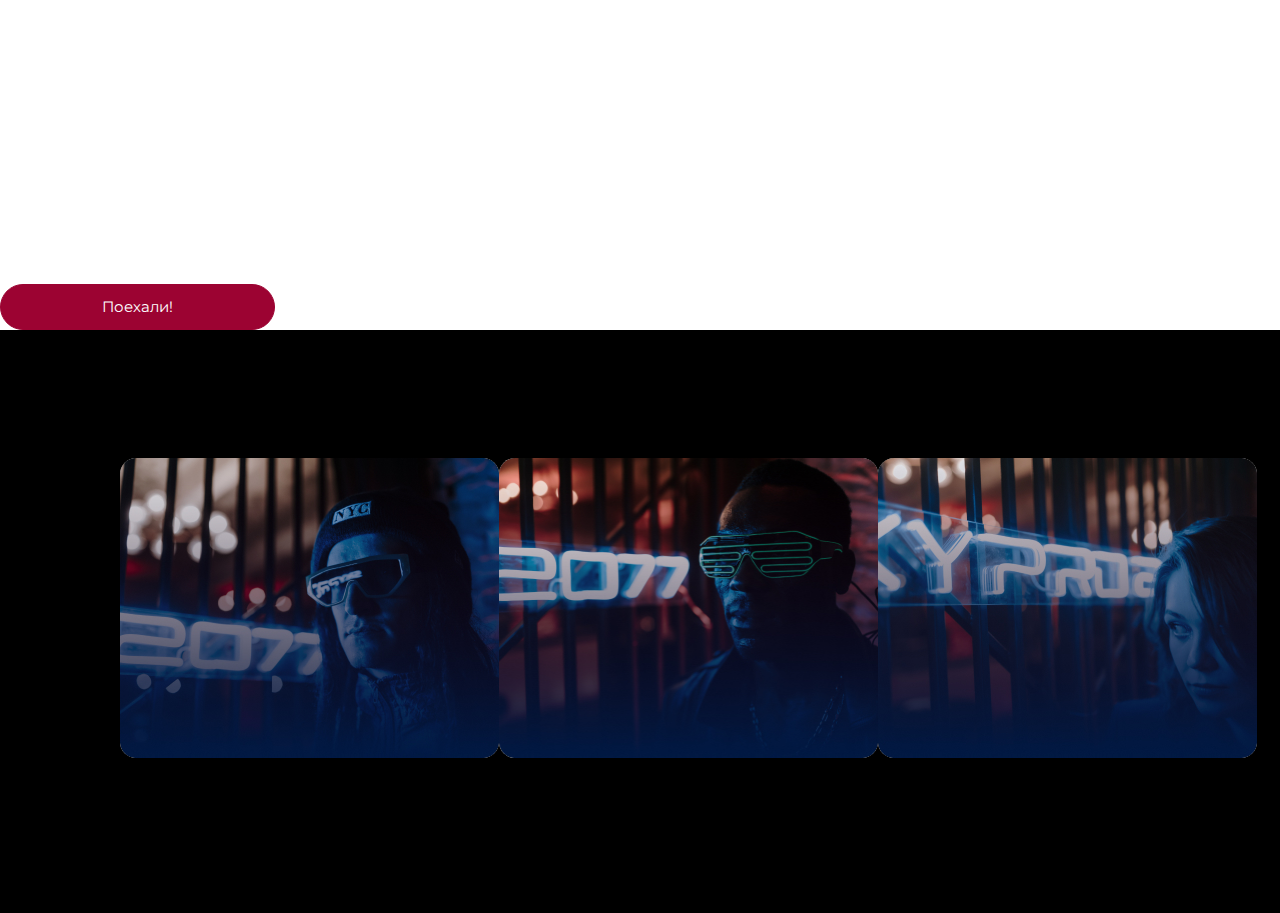
<file: hw1/index.html>
<!DOCTYPE html>
<html lang="en">
<head>
    <meta charset="UTF-8">
    <meta name="viewport" content="width=device-width, initial-scale=1.0">
    <title>Document</title>
        <link rel="preconnect" href="https://fonts.googleapis.com">
    <link rel="preconnect" href="https://fonts.gstatic.com" crossorigin>
    <link href="https://fonts.googleapis.com/css2?family=Montserrat:wght@400;500;600&display=swap" rel="stylesheet">
    <link rel="stylesheet" href="style.css">
</head>

<body>
       <section class="top__content" >
            <h1 class="title">Добро пожаловать на мой сайт !</h1>
            <p class="top__text">
                Вам предстоит пройти несколько увлекательных игр. Если готов нажимай поехали и приступай
            </p>
            <button class="button">Поехали!</button>
       </section>
   

        <div class="product-content">
            <div class="product">
            <img src="image/game1.jpg" alt="" class="product__img">
            <h3 class="product__heading">Игра 1</h3>
            
            </div>
            
      

            <div class="product">
            <img src="image/game2.jpg" alt="" class="product__img">
            <h3 class="product__heading">Игра 2</h3>
            
            </div>
            
       
          
            <div class="product">
            <img src="image/game3.jpg" alt="Комод" class="product__img">
            <h3 class="product__heading">Игра 3</h3>
           
            </div>
        </div>


    </section>
    
   
          
           
    
    

</body>
</html>
</file>
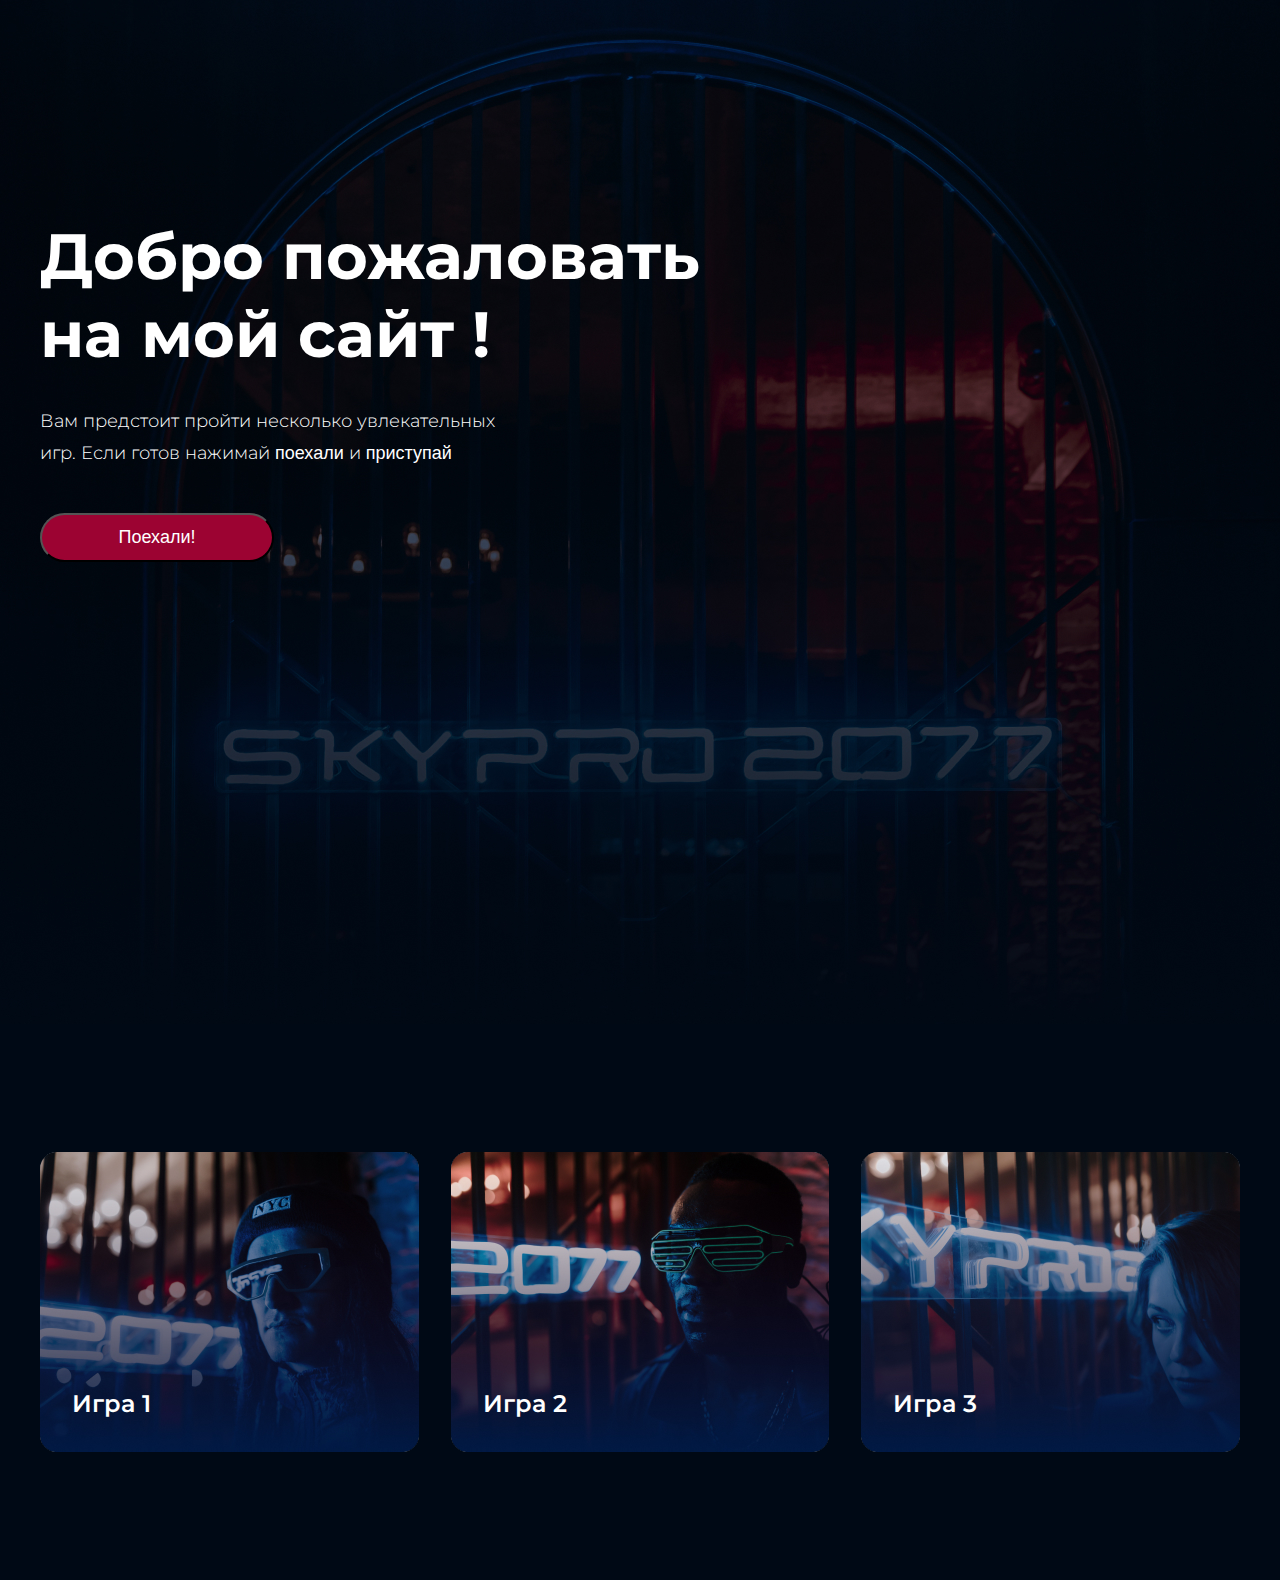
<file: hw3/index 2.html>
<!DOCTYPE html>
<html lang="en">
<head>
    <meta charset="UTF-8">
    <meta name="viewport" content="width=device-width, initial-scale=1.0">
    <title>Document</title>
        <link rel="preconnect" href="https://fonts.googleapis.com">
    <link rel="preconnect" href="https://fonts.gstatic.com" crossorigin>
    <link href="https://fonts.googleapis.com/css2?family=Montserrat:wght@400;500;600&display=swap" rel="stylesheet">
    <link rel="stylesheet" href="style.css">
</head>

<body>

    
    <section class="top center">
        <h1 class="header">Добро пожаловать <br />
             на мой сайт !
        </h1>
        <p class="text">
            Вам предстоит пройти несколько увлекательных игр. Если готов нажимай <b class="link">поехали</b> и <b class="link">приступай</b>
        </p>
        
            <button class="button">Поехали!</button>

    
      
           

    </section>
 
     <section class="games center">
        <a href="#" class="game game-1"><div class="game__name">Игра 1</div></a>
        <a href="#" class="game game-2"><div class="game__name">Игра 2</div></a> 
        <a href="#" class="game game-3"><div class="game__name">Игра 3</div></a>
    </section>

       


    

</body>
</html>
</file>
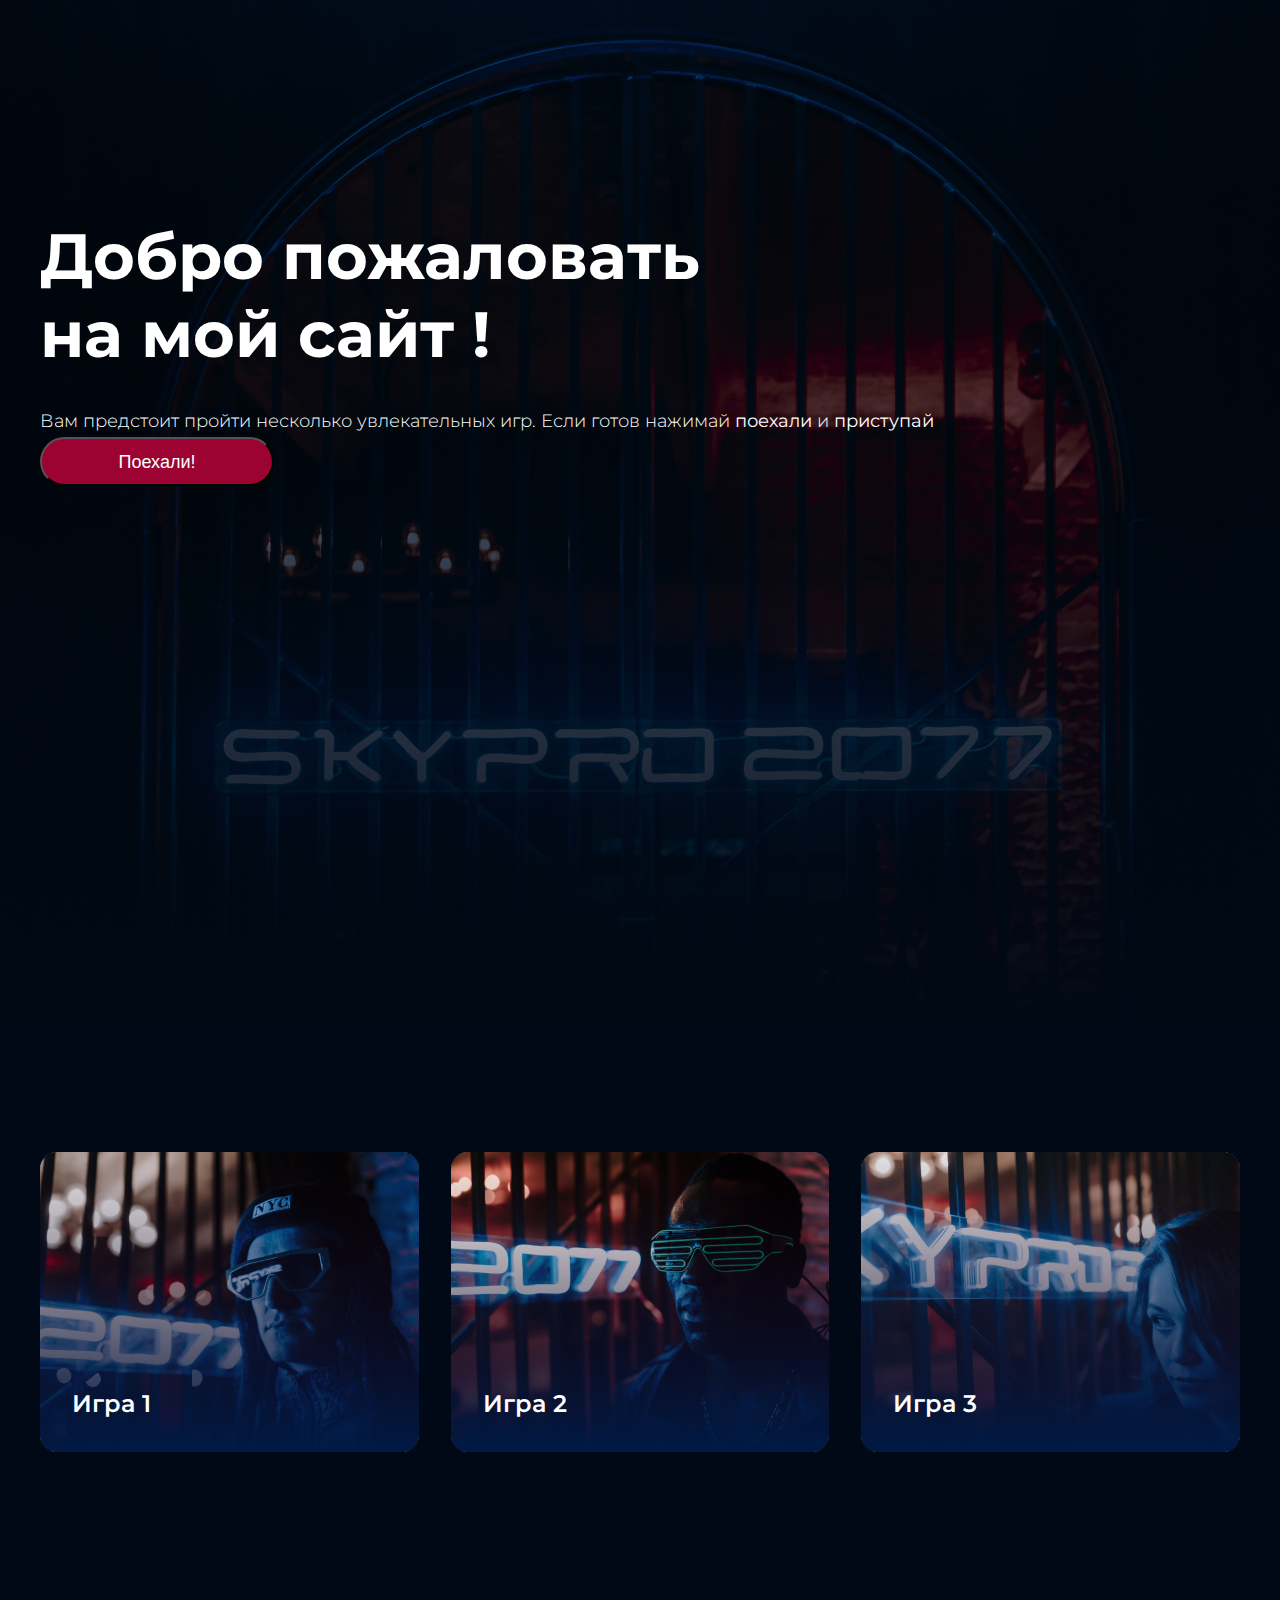
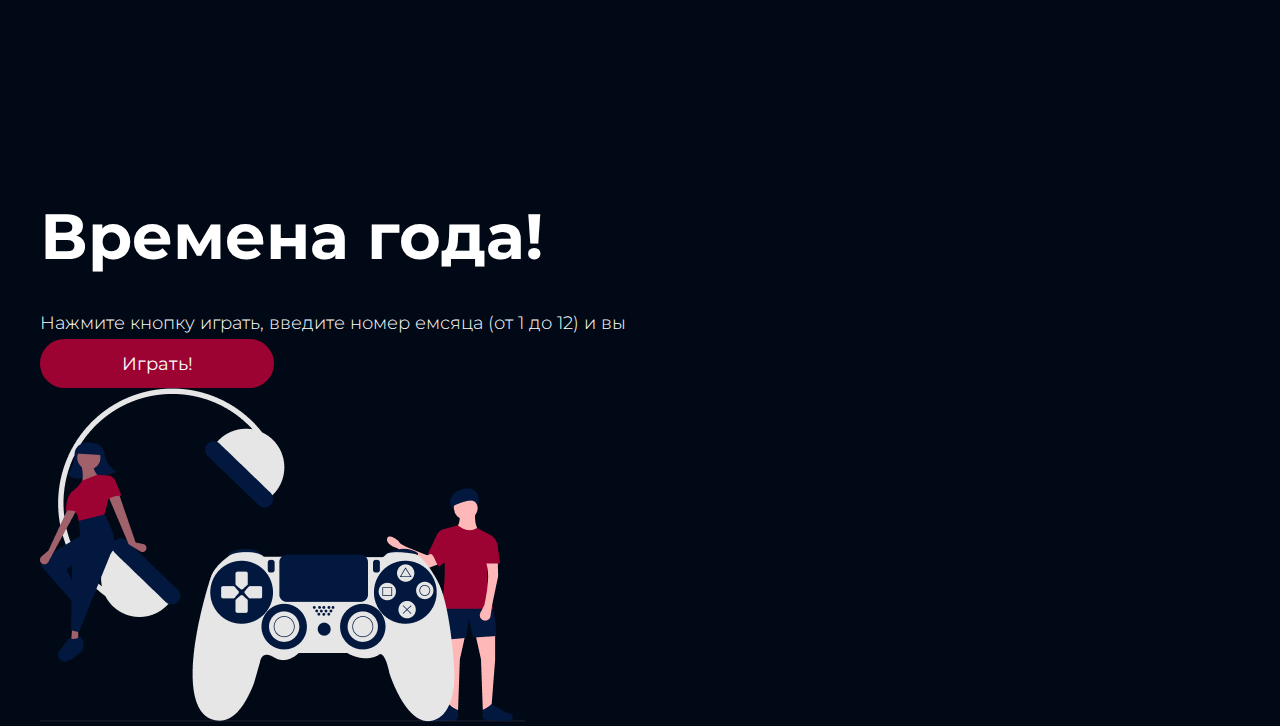
<file: hw5/index 2.html>
<!DOCTYPE html>
<html lang="en">
<head>
    <meta charset="UTF-8">
    <meta name="viewport" content="width=device-width, initial-scale=1.0">
    <title>Document</title>
        <link rel="preconnect" href="https://fonts.googleapis.com">
    <link rel="preconnect" href="https://fonts.gstatic.com" crossorigin>
    <link href="https://fonts.googleapis.com/css2?family=Montserrat:wght@400;500;600&display=swap" rel="stylesheet">
    <link rel="stylesheet" href="style.css">
</head>

<body>

    <section class="top center">
        <h1 class="header">Добро пожаловать <br />
             на мой сайт !
        </h1>
        <p class="text">
            Вам предстоит пройти несколько увлекательных игр. Если готов нажимай <b>поехали</b> и <b>приступай</b>
        </p>
        <button class="button">Поехали!</button>
    </section>
     <section class="games center">
        <a href="#" class="game game-1"><div class="game__name">Игра 1</div></a>
        <a href="#" class="game game-2"><div class="game__name">Игра 2</div></a> 
        <a href="#" class="game game-3"><div class="game__name">Игра 3</div></a>
    </section>
    <div class="game__box center">
        <h1 class="header">Времена года!</h1>
        <p class="text">Нажмите кнопку играть, введите номер емсяца (от 1 до 12) и вы</p>
        <a class="button" href="" onclick="Season();";return false;>Играть!</a>
        <div class="img">
            <img class="vector" src="image/vector.png" alt="vector">
        </div>

    </div>
<script src="script5.js"></script>
       

</body>
</html>
</file>
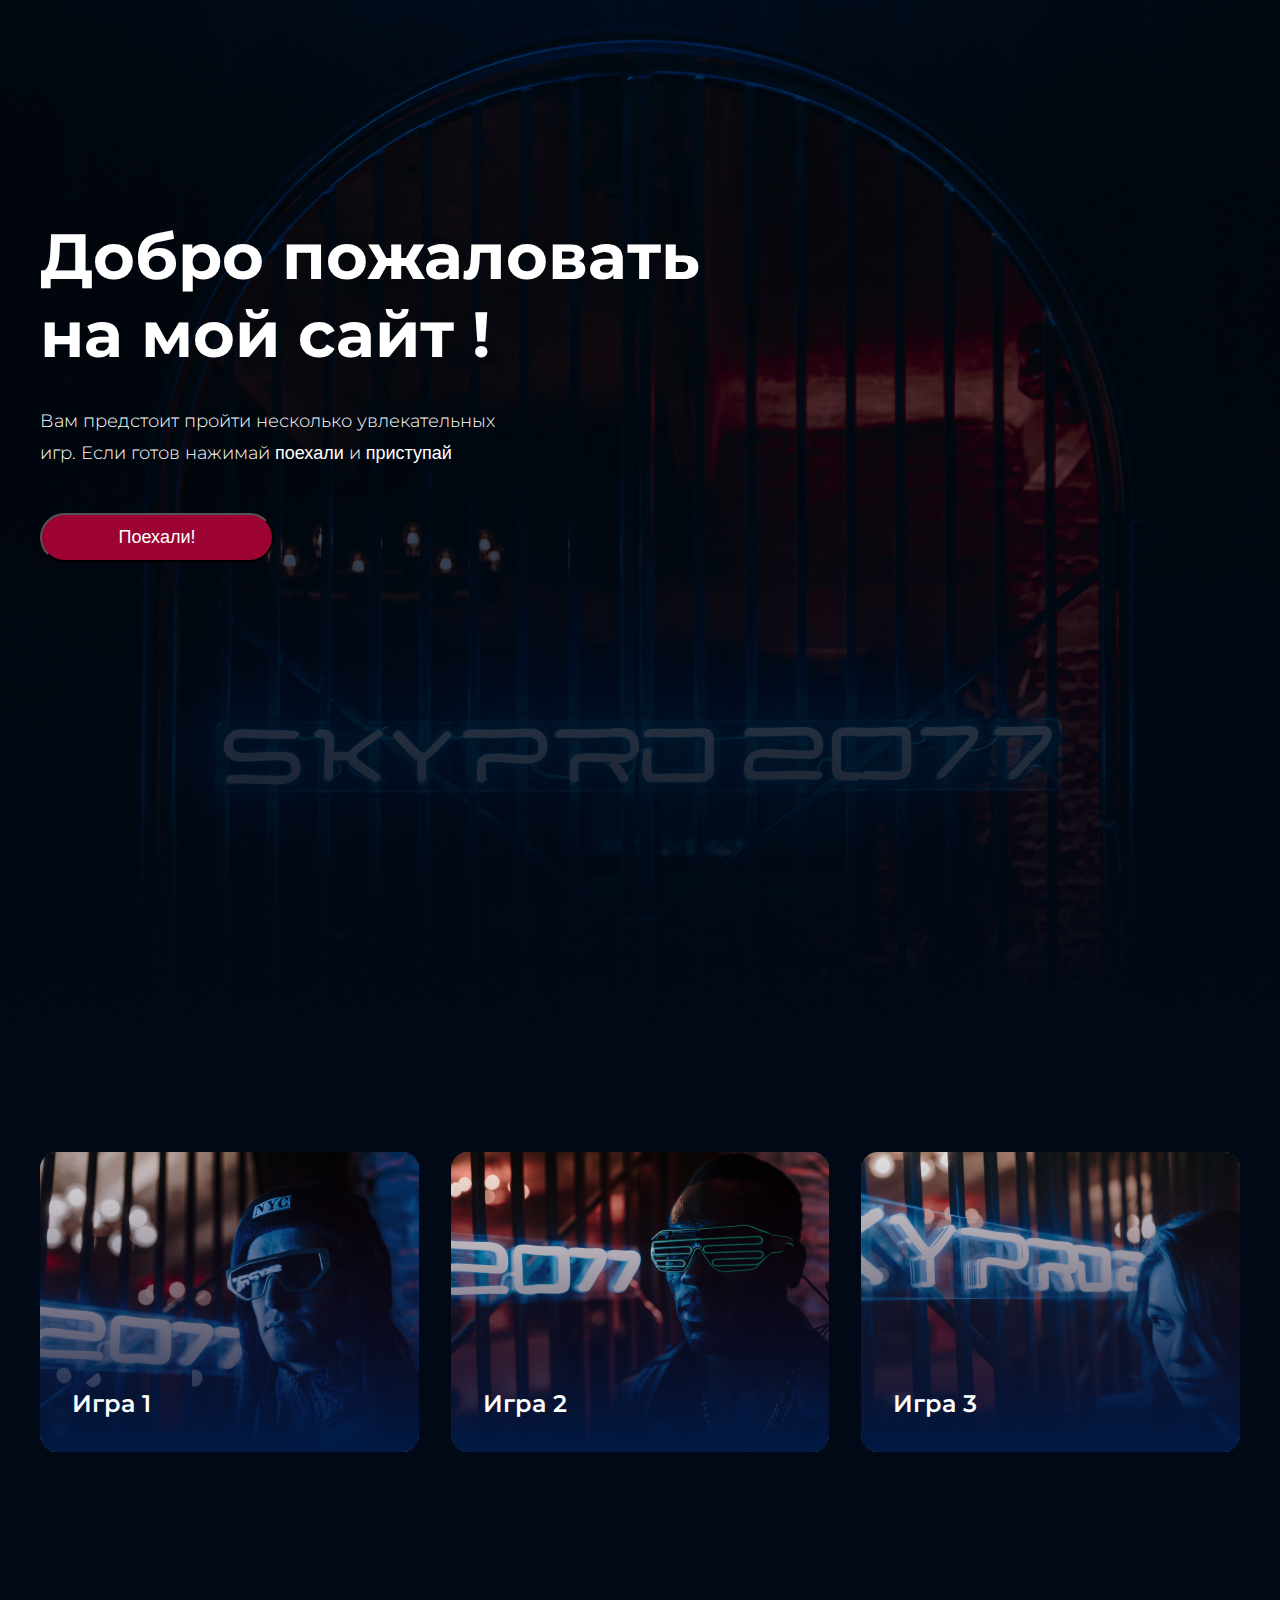
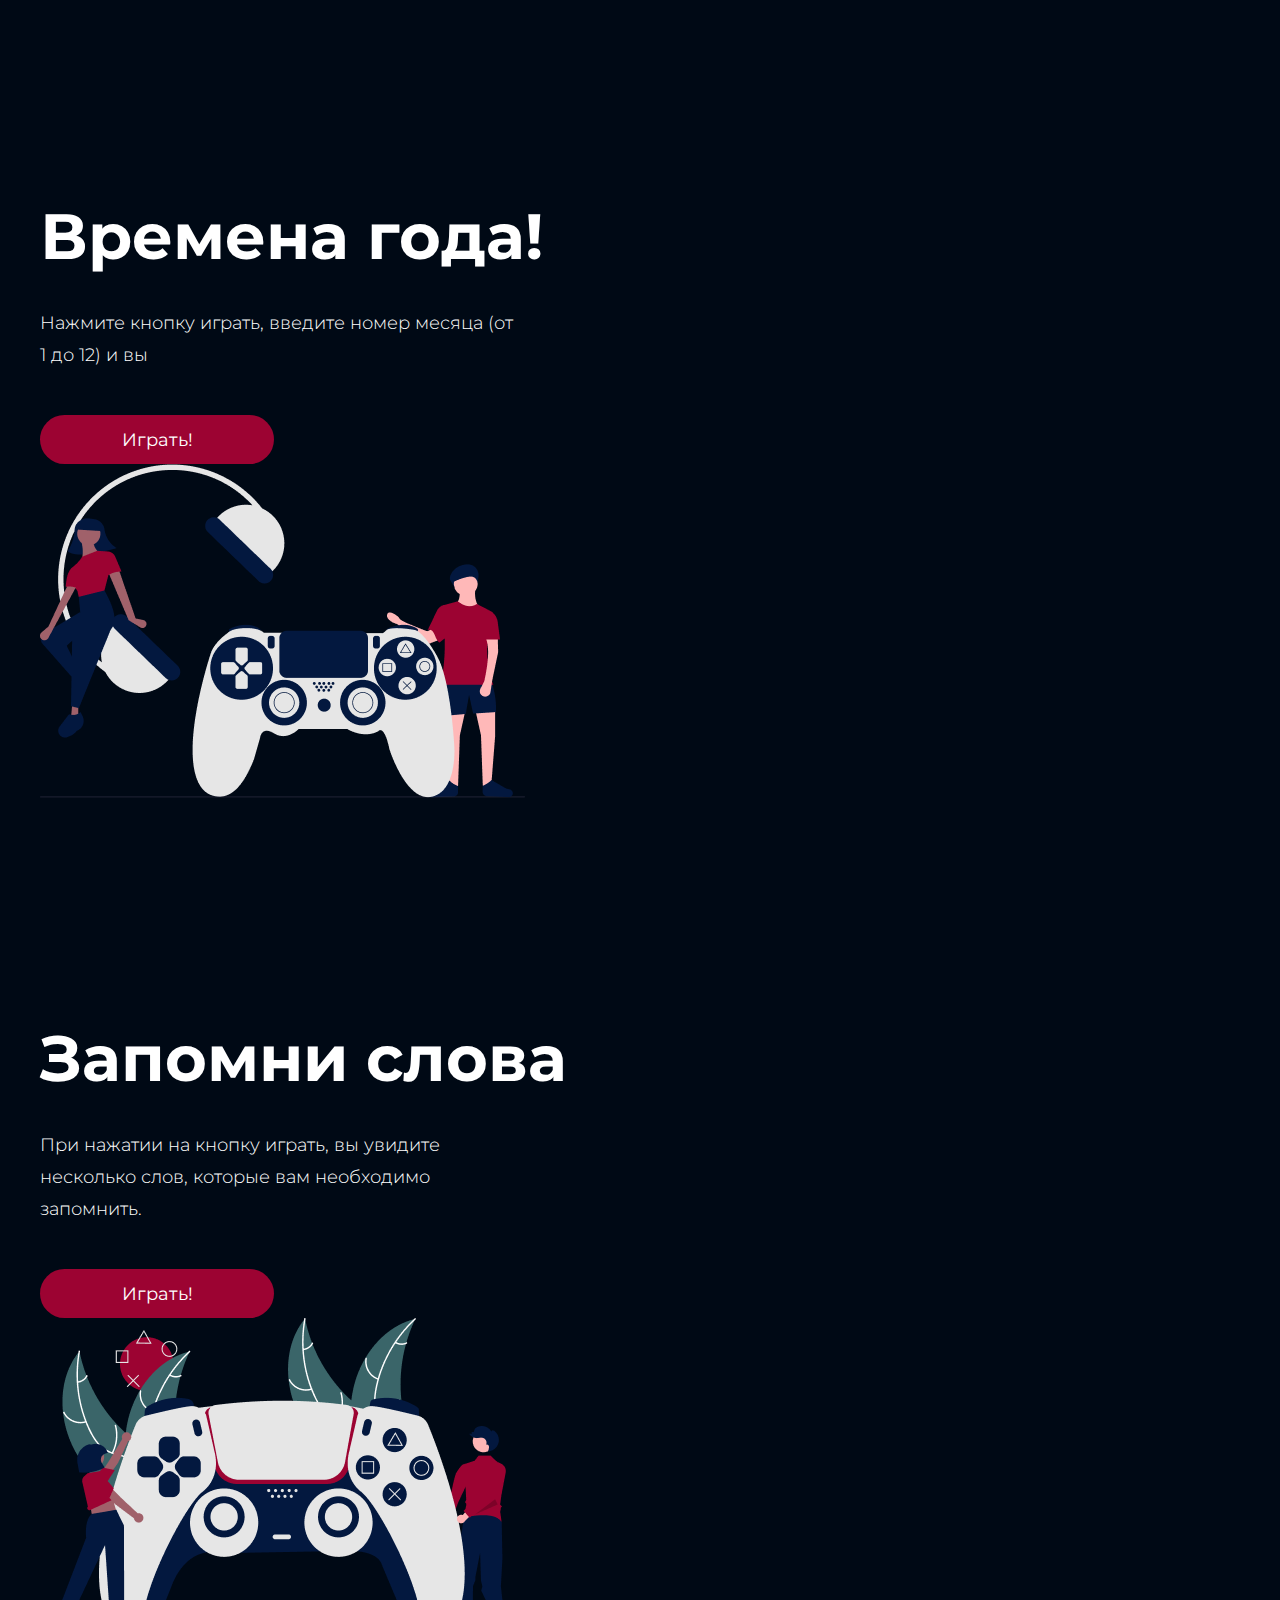
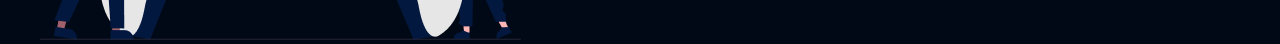
<file: hw7/index 2.html>
<!DOCTYPE html>
<html lang="en">
<head>
    <meta charset="UTF-8">
    <meta name="viewport" content="width=device-width, initial-scale=1.0">
    <title>Document</title>
        <link rel="preconnect" href="https://fonts.googleapis.com">
    <link rel="preconnect" href="https://fonts.gstatic.com" crossorigin>
    <link href="https://fonts.googleapis.com/css2?family=Montserrat:wght@400;500;600&display=swap" rel="stylesheet">
    <link rel="stylesheet" href="style.css">
</head>

<body>

    <section class="top center">
        <h1 class="header">Добро пожаловать <br />
             на мой сайт !
        </h1>
        <p class="text">
            Вам предстоит пройти несколько увлекательных игр. Если готов нажимай <b class="link">поехали</b> и <b class="link">приступай</b>
        </p>
        <button class="button">Поехали!</button>
    </section>
     <section class="games center">
        <a href="#" class="game game-1"><div class="game__name">Игра 1</div></a>
        <a href="#" class="game game-2"><div class="game__name">Игра 2</div></a> 
        <a href="#" class="game game-3"><div class="game__name">Игра 3</div></a>
    </section>


    
    <div class="game__box center">
        <h1 class="header">Времена года!</h1>
        <p class="text">Нажмите кнопку играть, введите номер месяца (от 1 до 12) и вы</p>
        <a class="button" href="" onclick="Season();";return false;>Играть!</a>
        <div class="img">
            <img class="vector" src="image/vector.png" alt="vector">
        </div>

    </div>

    <div class="game__box_second center">
        <h1 class="header">Запомни слова</h1>
        <p class="text">При нажатии на кнопку играть, вы увидите несколько слов, которые вам необходимо запомнить.</p>
        <a class="button1" href="" onclick="Fruits();";return false;>Играть!</a>
        <div class="img">
            <img class="vector" src="image/vector2.png" alt="vector">
        </div>

    </div>
<script src="script5.js"></script>
       

</body>
</html>
</file>
<file: hw1/style.css>
@charset "UTF-8";

* {
    margin: 0;
    padding: 0;
    box-sizing: border-box;
}

body {
    font-family: 'Montserrat', sans-serif;
}
a {
    text-decoration: none;
}
.top {
    height: 735px;
    background-image: url(image/main.jpg);
    background-repeat: no-repeat;
    background-position: center;
    background-size: cover;
    height: 1024px;
}

.title {
    font-style: normal;
    font-weight: 700;
    font-size: 64px;
    line-height: 78px;
    color: #FFFFFF;
    padding-top: 64px;
    margin-bottom: 16px;
    width: 792px;

}

.top__text {
    font-style: normal;
    font-weight: 400;
    font-size: 24px;
    line-height: 32px;
    color: #FFFFFF;
    margin-bottom: 16px;
}


.button {
    color: #FFFFFF;
    font-family: Montserrat;
    font-size: 18px;
    font-style: normal;
    font-weight: 400;
    line-height: normal;
    background: rgba 222, 215, 215, 0.41;
    border: 1px solid #9C0332;
    box-sizing: border-box;
    border-radius: 30px;
    background: #9C0332;
    width: 275px;
    height: 46px;
    font-size: 15px;
    line-height: 18px;
    
}



.product-content {
    height: 100%;
    margin: 0;
    padding-left: 120px;
    padding-right: 120px;
    display: flex;
    flex-direction: row;
    justify-content: space-between;
    align-items: center;
    /* border-radius: 16px; */
    background: #000;
   
}


.product__img {
    margin-top: 128px;
    margin-bottom: 128px;
    width: 379px;
    height: 300px;
    border-radius: 16px;
    
    

}
</file>
<file: hw3/style.css>
@charset "UTF-8";

* {
    margin: 0;
    padding: 0;
    box-sizing: border-box;
}

body {
    font-family: 'Montserrat', sans-serif;
}
a {
    text-decoration: none;
}

.center {
    padding-left: calc(50% - 600px);
    padding-right: calc(50% - 600px);
  }

.top {
    height: 1024px;
    background-image: url(image/main.jpg);
    background-repeat: no-repeat;
    background-position: center;
    background-size: cover;
    
}

.header {
    display: flex;
    flex-direction: column;
    justify-content: center;
    flex-shrink: 0;
    padding-top: 217px;
    color: #FFF;
    font-family: Montserrat;
    font-size: 64px;
    font-style: normal;
    font-weight: 700;
    line-height: normal;
      

}

.text {
  padding-top: 32px;
  margin-bottom: 44px;
  width: 481px;
  color: #FFF;
  font-family: Montserrat;
  font-size: 18px;
  font-style: normal;
  font-weight: 300;
  line-height: 32px; /* 177.778% */



    
}
.link {
  font-family: sans-serif;
  font-size: 18px;
}
.link:hover {
  color: #b71717;
}

.button {
    width: 234px;
    height: 49px;
    flex-shrink: 0;
    font-weight: 400;
    font-size: 18px;
    line-height: normal;
    font-style: normal;
    color: #FFFFFF;
    border-radius: 30px;
    background: #9c0332;
    box-sizing: border-box;
    display: flex ;
    align-items: center ;
    justify-content: center ;
    text-decoration: none ;
}


.games {
    padding-top: 128px;
    height: 556px;
    background-color: #000915;
    display: grid;
    gap: 32px;
    grid-template-columns: repeat(12, 1fr);
    
  }
  
  .game {
    height: 300px;
    grid-column: span 4;
    border-radius: 17px;
    background-size: cover;
    position: relative;
  }
  
  .game__name {
    
    position: absolute;
    left: 32px;
    bottom: 32px;
    font-style: normal;
    font-weight: 600;
    font-size: 24px;
    line-height: 32px;
    color: #ffffff;
  }
  
  .game-1 {
    background-image: url(image/game1.jpg);
  }
  .game-2 {
    background-image: url(image/game2.jpg);
  }
  .game-3 {
    background-image: url(image/game3.jpg);
  }

  
@media (min-width: 320px) and (max-width: 767px) {
   .center {
    padding-left: 16px;
    padding-right: 16px;
        
   }
    .top {
       background: url(image/main1.jpg);
       background-repeat: no-repeat;
       background-size: cover;
       height: 735px;
       gap: 33px;
       padding-top: 239px;
       align-items: center;
       box-sizing: border-box;
    
    }
    .header {
    
        font-size: 32px;
        width: 343px;
        text-align: center;
    }
    .text {
      
        font-size: 14px;
        line-height: 22px;
        width: 343px;
        text-align: center;
       margin-bottom: 32px;
    }

    .button {
      
      margin: auto ;
     
    }
    .games {
      grid-template-columns: repeat(4, 1fr);
    }
  }
</file>
<file: hw5/style.css>
@charset "UTF-8";

* {
    margin: 0;
    padding: 0;
    box-sizing: border-box;
}

body {
    font-family: 'Montserrat', sans-serif;
}
a {
    text-decoration: none;
}

.center {
    padding-left: calc(50% - 600px);
    padding-right: calc(50% - 600px);
  }

.top {
    height: 1024px;
    background-image: url(image/main.jpg);
    background-repeat: no-repeat;
    background-position: center;
    background-size: cover;
    
}

.header {
    padding-top: 217px;
    width: 788px;
    font-style: normal;
    font-weight: 700;
    font-size: 64px;
    line-height: 78px;
    color: #FFFFFF;
  

}

.text {
    padding-top: 32px;
    font-style: normal;
    font-weight: 300;
    font-size: 18px;
    line-height: 32px;
    color: #FFFFFF;
    
}


.button {
    width: 234px;
    height: 49px;
    font-weight: 400;
    font-size: 18px;
    line-height: 22px;
    color: #FFFFFF;
    border-radius: 30px;
    background: #9c0332;
    box-sizing: border-box;
    display: flex ;
    align-items: center ;
    justify-content: center ;
    text-decoration: none ;
}

.games {
    padding-top: 128px;
    height: 556px;
    background-color: #000915;
    display: grid;
    gap: 32px;
    grid-template-columns: repeat(12, 1fr);
  }
  
  .game {
    height: 300px;
    grid-column: span 4;
    border-radius: 17px;
    background-size: cover;
    position: relative;
  }
  
  .game__name {
    position: absolute;
    left: 32px;
    bottom: 32px;
    font-style: normal;
    font-weight: 600;
    font-size: 24px;
    line-height: 32px;
    color: #ffffff;
  }
  
  .game-1 {
    background-image: url(image/game1.jpg);
  }
  .game-2 {
    background-image: url(image/game2.jpg);
  }
  .game-3 {
    background-image: url(image/game3.jpg);
  }
  .game__box {
    background-color: #000915;
  }

@media (max-width: 600px) {
    .center {
        padding-left: 16px;
        padding-right: 16px;
    }
    .top {
        height: 735px;
        width: auto;
        display: flex;
        flex-direction: column;
        align-items: center;
        background-position: center;
    
    }
    .header {
        padding-top: 238px;
        font-size: 32px;
        top: center;
    }
    .text {
        font-size: 14px;
        text-align: center;
        line-height: 22px;
        margin-bottom: 32px;
    }
    .games {
        display: flex;
        flex-direction: column;
        align-items: center;
    }
}
</file>
<file: hw7/style.css>
@charset "UTF-8";

* {
    margin: 0;
    padding: 0;
    box-sizing: border-box;
}

body {
    font-family: 'Montserrat', sans-serif;
}
a {
    text-decoration: none;
}

.center {
    padding-left: calc(50% - 600px);
    padding-right: calc(50% - 600px);
  }

.top {
    height: 1024px;
    background-image: url(image/main.jpg);
    background-repeat: no-repeat;
    background-position: center;
    background-size: cover;
    
}

.header {
    display: flex;
    flex-direction: column;
    justify-content: center;
    flex-shrink: 0;
    padding-top: 217px;
    color: #FFF;
    font-family: Montserrat;
    font-size: 64px;
    font-style: normal;
    font-weight: 700;
    line-height: normal;
      

}

.text {
  padding-top: 32px;
  margin-bottom: 44px;
  width: 481px;
  color: #FFF;
  font-family: Montserrat;
  font-size: 18px;
  font-style: normal;
  font-weight: 300;
  line-height: 32px; /* 177.778% */



    
}
.link {
  font-family: sans-serif;
  font-size: 18px;
}
.link:hover {
  color: #b71717;
}

.button {
    width: 234px;
    height: 49px;
    flex-shrink: 0;
    font-weight: 400;
    font-size: 18px;
    line-height: normal;
    font-style: normal;
    color: #FFFFFF;
    border-radius: 30px;
    background: #9c0332;
    box-sizing: border-box;
    display: flex ;
    align-items: center ;
    justify-content: center ;
    text-decoration: none ;
}

.button1 {
  width: 234px;
  height: 49px;
  flex-shrink: 0;
  font-weight: 400;
  font-size: 18px;
  line-height: normal;
  font-style: normal;
  color: #FFFFFF;
  border-radius: 30px;
  background: #9c0332;
  box-sizing: border-box;
  display: flex ;
  align-items: center ;
  justify-content: center ;
  text-decoration: none ;
}

.games {
    padding-top: 128px;
    height: 556px;
    background-color: #000915;
    display: grid;
    gap: 32px;
    grid-template-columns: repeat(12, 1fr);
    
  }
  
  .game {
    height: 300px;
    grid-column: span 4;
    border-radius: 17px;
    background-size: cover;
    position: relative;
  }
  
  .game__name {
    
    position: absolute;
    left: 32px;
    bottom: 32px;
    font-style: normal;
    font-weight: 600;
    font-size: 24px;
    line-height: 32px;
    color: #ffffff;
  }
  
  .game-1 {
    background-image: url(image/game1.jpg);
  }
  .game-2 {
    background-image: url(image/game2.jpg);
  }
  .game-3 {
    background-image: url(image/game3.jpg);
  }
  
  .game__box {
    background-color: #000915;
  }
  .game__box_second {
    background-color: #000915;
  }
@media (min-width: 320px) and (max-width: 767px) {
   .center {
    padding-left: 16px;
    padding-right: 16px;
        
   }
    .top {
       background: url(image/main1.jpg);
       background-repeat: no-repeat;
       background-size: cover;
       height: 735px;
       gap: 33px;
       padding-top: 239px;
       align-items: center;
       box-sizing: border-box;
    
    }
    .header {
    
        font-size: 32px;
        width: 343px;
        text-align: center;
    }
    .text {
      
        font-size: 14px;
        line-height: 22px;
        width: 343px;
        text-align: center;
       margin-bottom: 32px;
    }

    .button {
      
      margin: auto ;
     
    }
    .games {
      grid-template-columns: repeat(4, 1fr);
    }
  }
</file>
